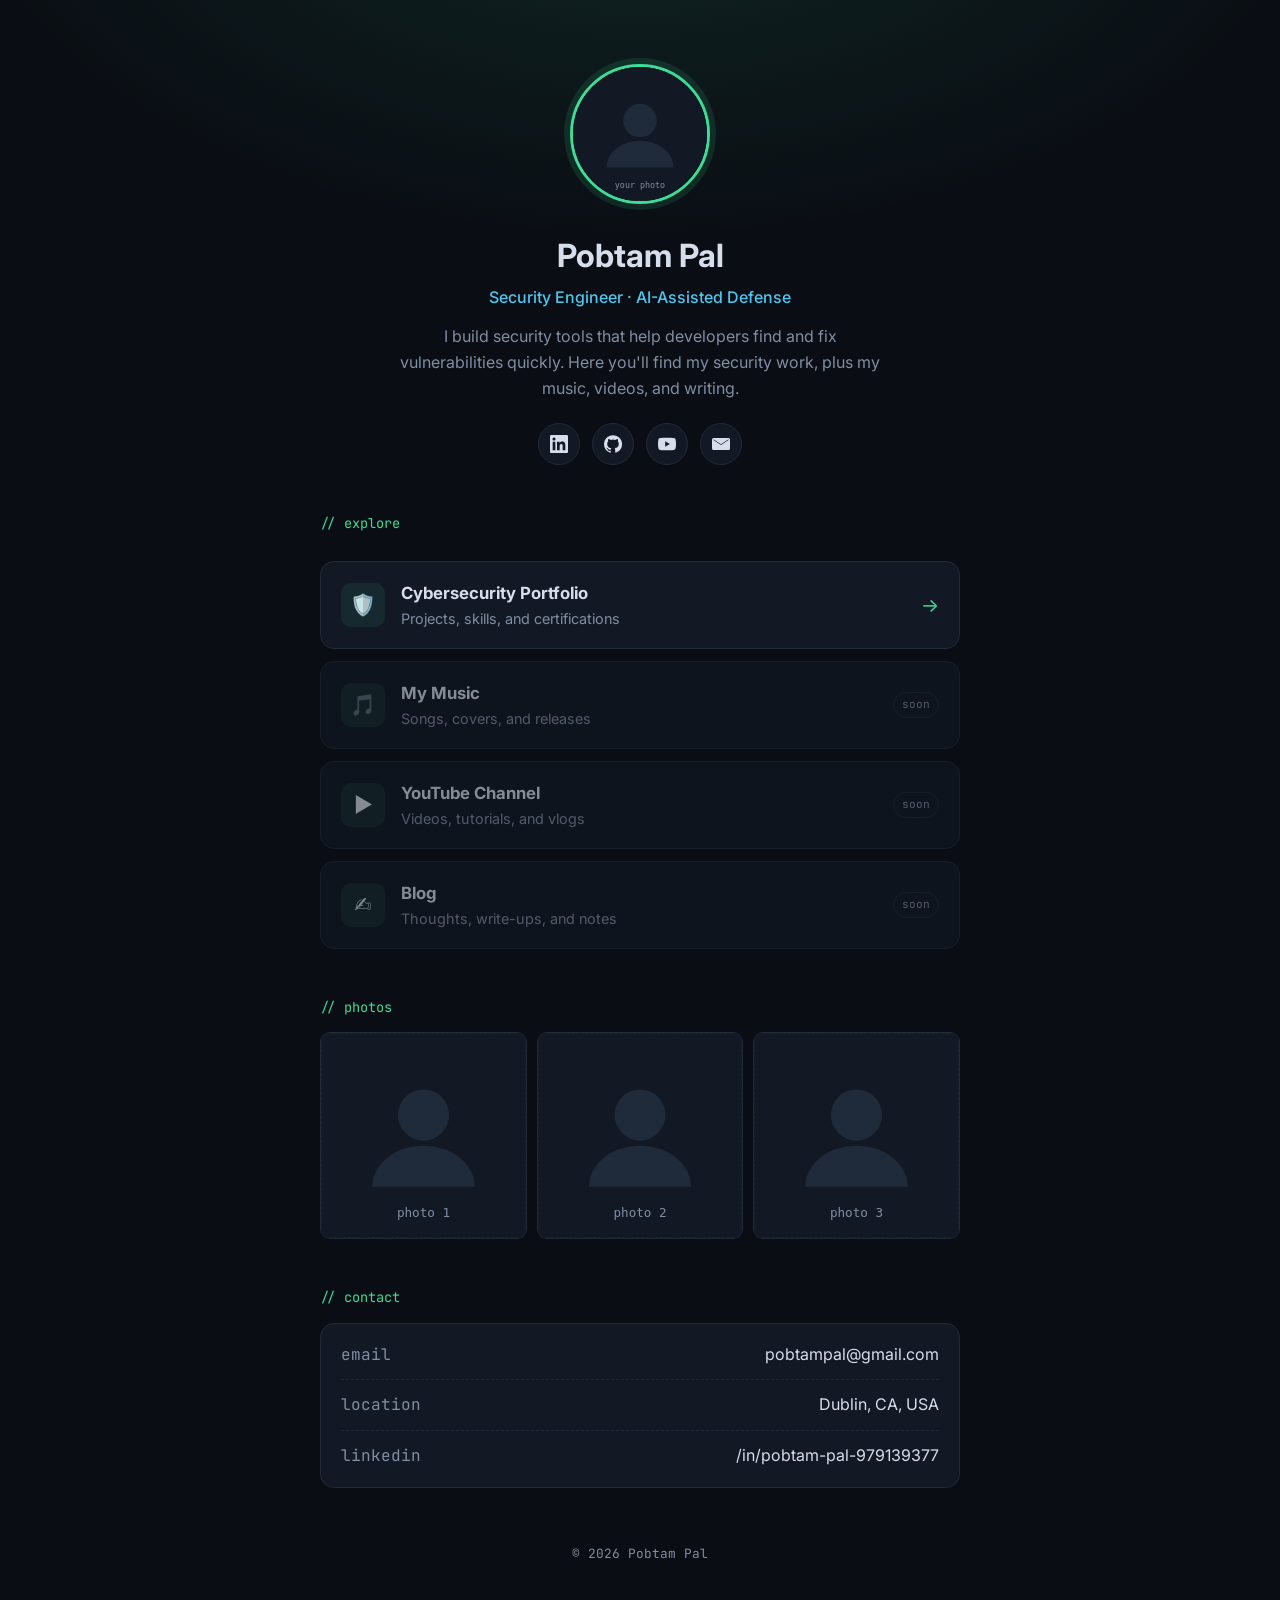
<file: index.html>
<!DOCTYPE html>
<html lang="en">
<head>
  <meta charset="UTF-8" />
  <meta name="viewport" content="width=device-width, initial-scale=1.0" />
  <title>Pobtam Pal</title>
  <meta name="description" content="Personal website of Pobtam Pal: cybersecurity, music, videos, and writing." />
  <link rel="preconnect" href="https://fonts.googleapis.com" />
  <link rel="preconnect" href="https://fonts.gstatic.com" crossorigin />
  <link href="https://fonts.googleapis.com/css2?family=Inter:wght@400;500;600;700&family=JetBrains+Mono:wght@400;600&display=swap" rel="stylesheet" />
  <link rel="stylesheet" href="home.css" />
</head>
<body>

  <main class="container">

    <!-- ===================== PROFILE ===================== -->
    <header class="profile">
      <!-- TODO: Put your photo in the images/ folder and update src (e.g. images/profile.jpg) -->
      <img src="images/profile.svg" alt="Photo of Pobtam Pal" class="avatar" />
      <h1>Pobtam Pal</h1>
      <p class="tagline">Security Engineer · AI-Assisted Defense</p>
      <p class="bio">
        I build security tools that help developers find and fix vulnerabilities
        quickly. Here you'll find my security work, plus my music, videos, and writing.
      </p>

      <!-- Social icons -->
      <div class="socials">
        <!-- TODO: Replace with your LinkedIn URL -->
        <a href="https://www.linkedin.com/in/pobtam-pal-979139377" target="_blank" rel="noopener" aria-label="LinkedIn">
          <svg viewBox="0 0 24 24"><path d="M20.45 20.45h-3.56v-5.57c0-1.33-.02-3.04-1.85-3.04-1.85 0-2.14 1.45-2.14 2.94v5.67H9.35V9h3.41v1.56h.05c.48-.9 1.64-1.85 3.37-1.85 3.6 0 4.27 2.37 4.27 5.46v6.28zM5.34 7.43a2.06 2.06 0 1 1 0-4.13 2.06 2.06 0 0 1 0 4.13zM7.12 20.45H3.56V9h3.56v11.45zM22.22 0H1.77C.79 0 0 .77 0 1.73v20.54C0 23.23.79 24 1.77 24h20.45c.98 0 1.78-.77 1.78-1.73V1.73C24 .77 23.2 0 22.22 0z"/></svg>
        </a>
        <!-- TODO: Replace with your GitHub URL -->
        <a href="https://github.com/pobtampal" target="_blank" rel="noopener" aria-label="GitHub">
          <svg viewBox="0 0 24 24"><path d="M12 .3a12 12 0 0 0-3.8 23.38c.6.12.83-.26.83-.57v-2c-3.34.73-4.04-1.61-4.04-1.61-.55-1.39-1.34-1.76-1.34-1.76-1.08-.74.09-.73.09-.73 1.2.09 1.83 1.24 1.83 1.24 1.07 1.83 2.8 1.3 3.49 1 .1-.78.42-1.31.76-1.61-2.67-.3-5.47-1.33-5.47-5.93 0-1.31.47-2.38 1.24-3.22-.14-.3-.54-1.52.1-3.18 0 0 1-.32 3.3 1.23a11.5 11.5 0 0 1 6 0c2.28-1.55 3.29-1.23 3.29-1.23.64 1.66.24 2.88.12 3.18a4.65 4.65 0 0 1 1.23 3.22c0 4.61-2.8 5.63-5.48 5.92.42.36.81 1.1.81 2.22v3.29c0 .32.21.7.82.58A12 12 0 0 0 12 .3"/></svg>
        </a>
        <!-- TODO: Replace with your YouTube channel URL -->
        <a href="https://www.youtube.com/@YOUR-CHANNEL" target="_blank" rel="noopener" aria-label="YouTube">
          <svg viewBox="0 0 24 24"><path d="M23.5 6.2a3 3 0 0 0-2.1-2.1C19.5 3.6 12 3.6 12 3.6s-7.5 0-9.4.5A3 3 0 0 0 .5 6.2 31.4 31.4 0 0 0 0 12a31.4 31.4 0 0 0 .5 5.8 3 3 0 0 0 2.1 2.1c1.9.5 9.4.5 9.4.5s7.5 0 9.4-.5a3 3 0 0 0 2.1-2.1 31.4 31.4 0 0 0 .5-5.8 31.4 31.4 0 0 0-.5-5.8zM9.6 15.6V8.4l6.2 3.6-6.2 3.6z"/></svg>
        </a>
        <!-- Email -->
        <a href="mailto:pobtampal@gmail.com" aria-label="Email">
          <svg viewBox="0 0 24 24"><path d="M2 4h20a2 2 0 0 1 2 2v12a2 2 0 0 1-2 2H2a2 2 0 0 1-2-2V6a2 2 0 0 1 2-2zm10 8.4L2.4 6H2v.6l10 6.7 10-6.7V6h-.4L12 12.4z"/></svg>
        </a>
      </div>
    </header>

    <!-- ===================== PAGE LINKS ===================== -->
    <section class="links" aria-label="Explore">
      <h2 class="label mono">// explore</h2>

      <!--
        ======== LINK CARD TEMPLATE ========
        Copy one <a class="link-card"> block to add a new page.
        When a page is ready: set its href (e.g. "music.html"),
        and remove the "coming-soon" class and the <span class="badge">.
      -->

      <a href="cybersecurity.html" class="link-card">
        <span class="link-icon">🛡️</span>
        <span class="link-text">
          <strong>Cybersecurity Portfolio</strong>
          <span>Projects, skills, and certifications</span>
        </span>
        <span class="arrow">→</span>
      </a>

      <!-- TODO: Create music.html (or link to Spotify/SoundCloud) and update href -->
      <a href="#" class="link-card coming-soon">
        <span class="link-icon">🎵</span>
        <span class="link-text">
          <strong>My Music</strong>
          <span>Songs, covers, and releases</span>
        </span>
        <span class="badge mono">soon</span>
      </a>

      <!-- TODO: Replace href with your YouTube channel URL (and add target="_blank" rel="noopener") -->
      <a href="#" class="link-card coming-soon">
        <span class="link-icon">▶️</span>
        <span class="link-text">
          <strong>YouTube Channel</strong>
          <span>Videos, tutorials, and vlogs</span>
        </span>
        <span class="badge mono">soon</span>
      </a>

      <!-- TODO: Create blog.html (or link to Medium/Substack) and update href -->
      <a href="#" class="link-card coming-soon">
        <span class="link-icon">✍️</span>
        <span class="link-text">
          <strong>Blog</strong>
          <span>Thoughts, write-ups, and notes</span>
        </span>
        <span class="badge mono">soon</span>
      </a>
    </section>

    <!-- ===================== PHOTOS ===================== -->
    <section class="gallery-section" aria-label="Photos">
      <h2 class="label mono">// photos</h2>
      <!-- TODO: Add your photos to images/ and update each src + alt. Copy a <figure> to add more. -->
      <div class="gallery">
        <figure><img src="images/photo-1.svg" alt="Describe photo 1" loading="lazy" /></figure>
        <figure><img src="images/photo-2.svg" alt="Describe photo 2" loading="lazy" /></figure>
        <figure><img src="images/photo-3.svg" alt="Describe photo 3" loading="lazy" /></figure>
      </div>
    </section>

    <!-- ===================== CONTACT ===================== -->
    <section class="contact" aria-label="Contact">
      <h2 class="label mono">// contact</h2>
      <!-- TODO: Fill in your contact info; delete any row you don't want public -->
      <ul class="contact-list">
        <li><span class="mono muted">email</span><a href="mailto:pobtampal@gmail.com">pobtampal@gmail.com</a></li>
        <li><span class="mono muted">location</span><span>Dublin, CA, USA</span></li>
        <li><span class="mono muted">linkedin</span><a href="https://www.linkedin.com/in/pobtam-pal-979139377" target="_blank" rel="noopener">/in/pobtam-pal-979139377</a></li>
      </ul>
    </section>

  </main>

  <footer class="footer mono muted">
    © <span id="year"></span> Pobtam Pal
  </footer>

  <script>document.getElementById("year").textContent = new Date().getFullYear();</script>
</body>
</html>
</file>
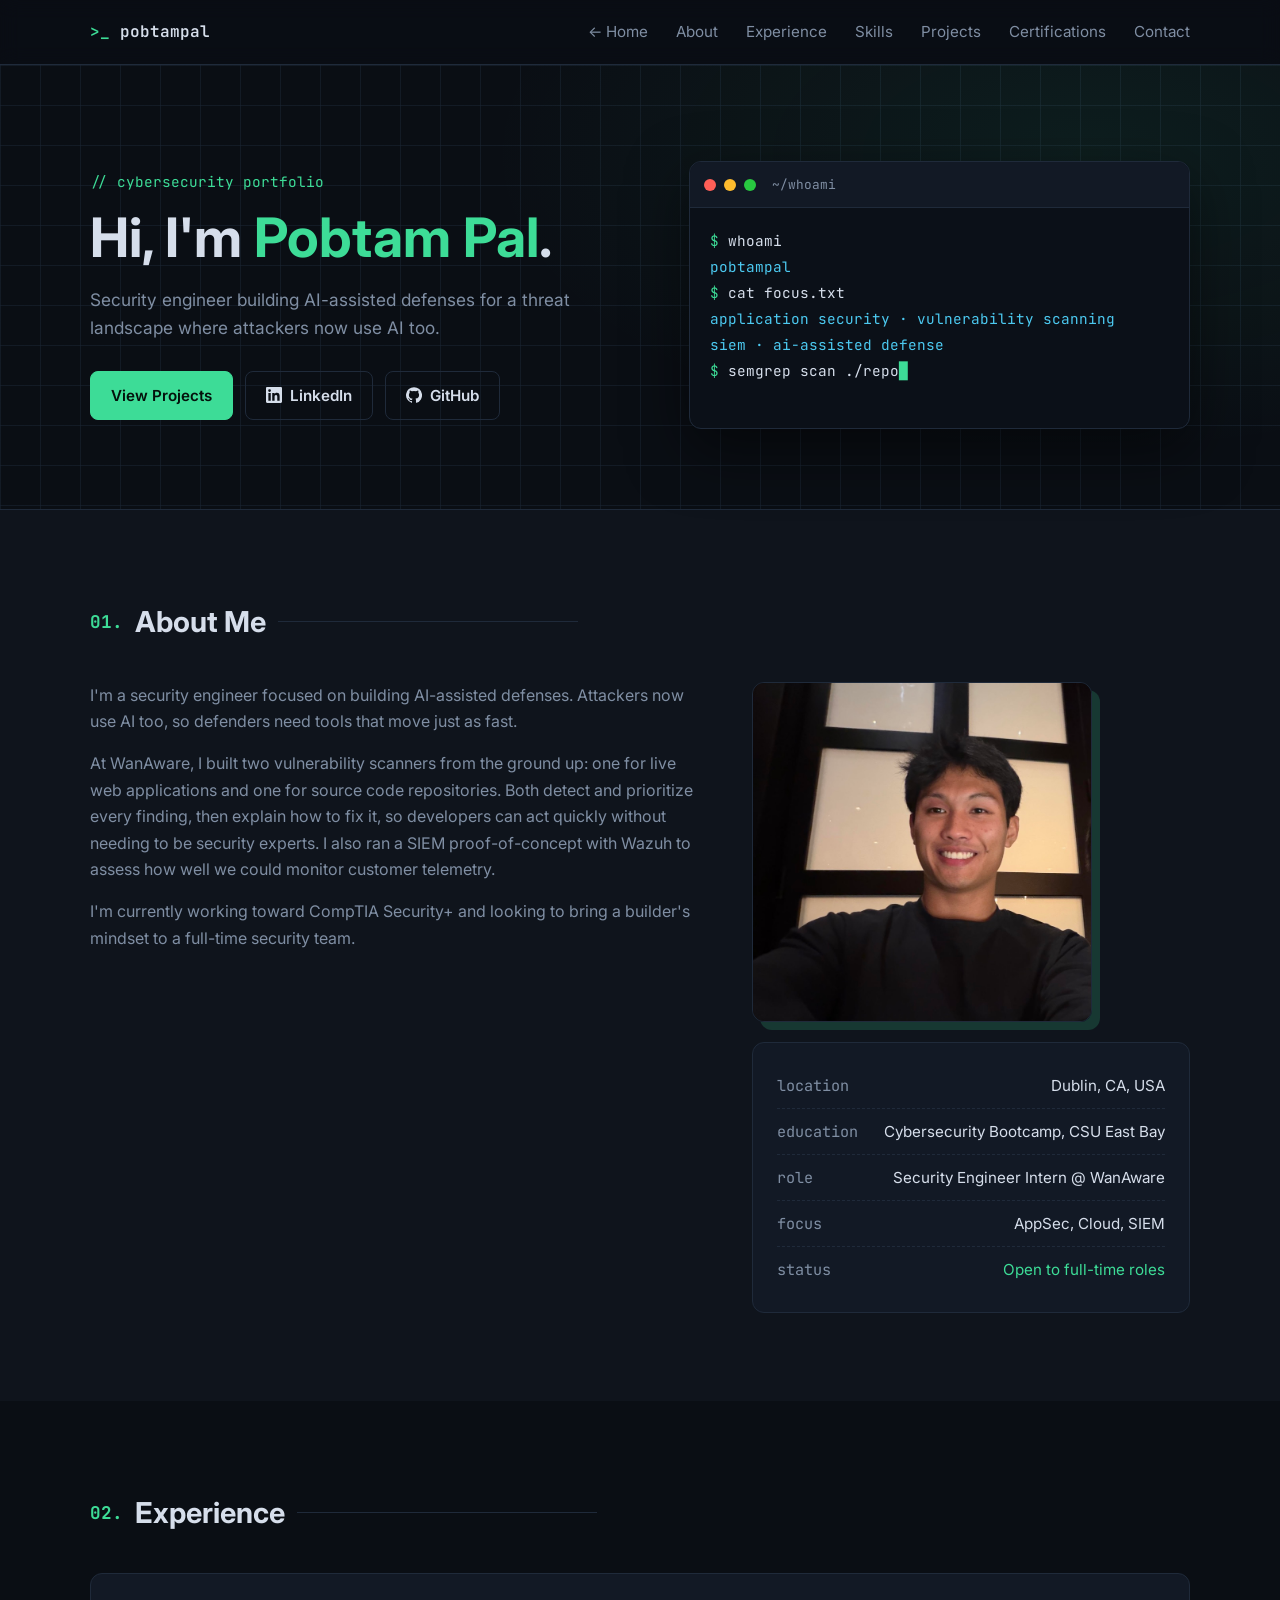
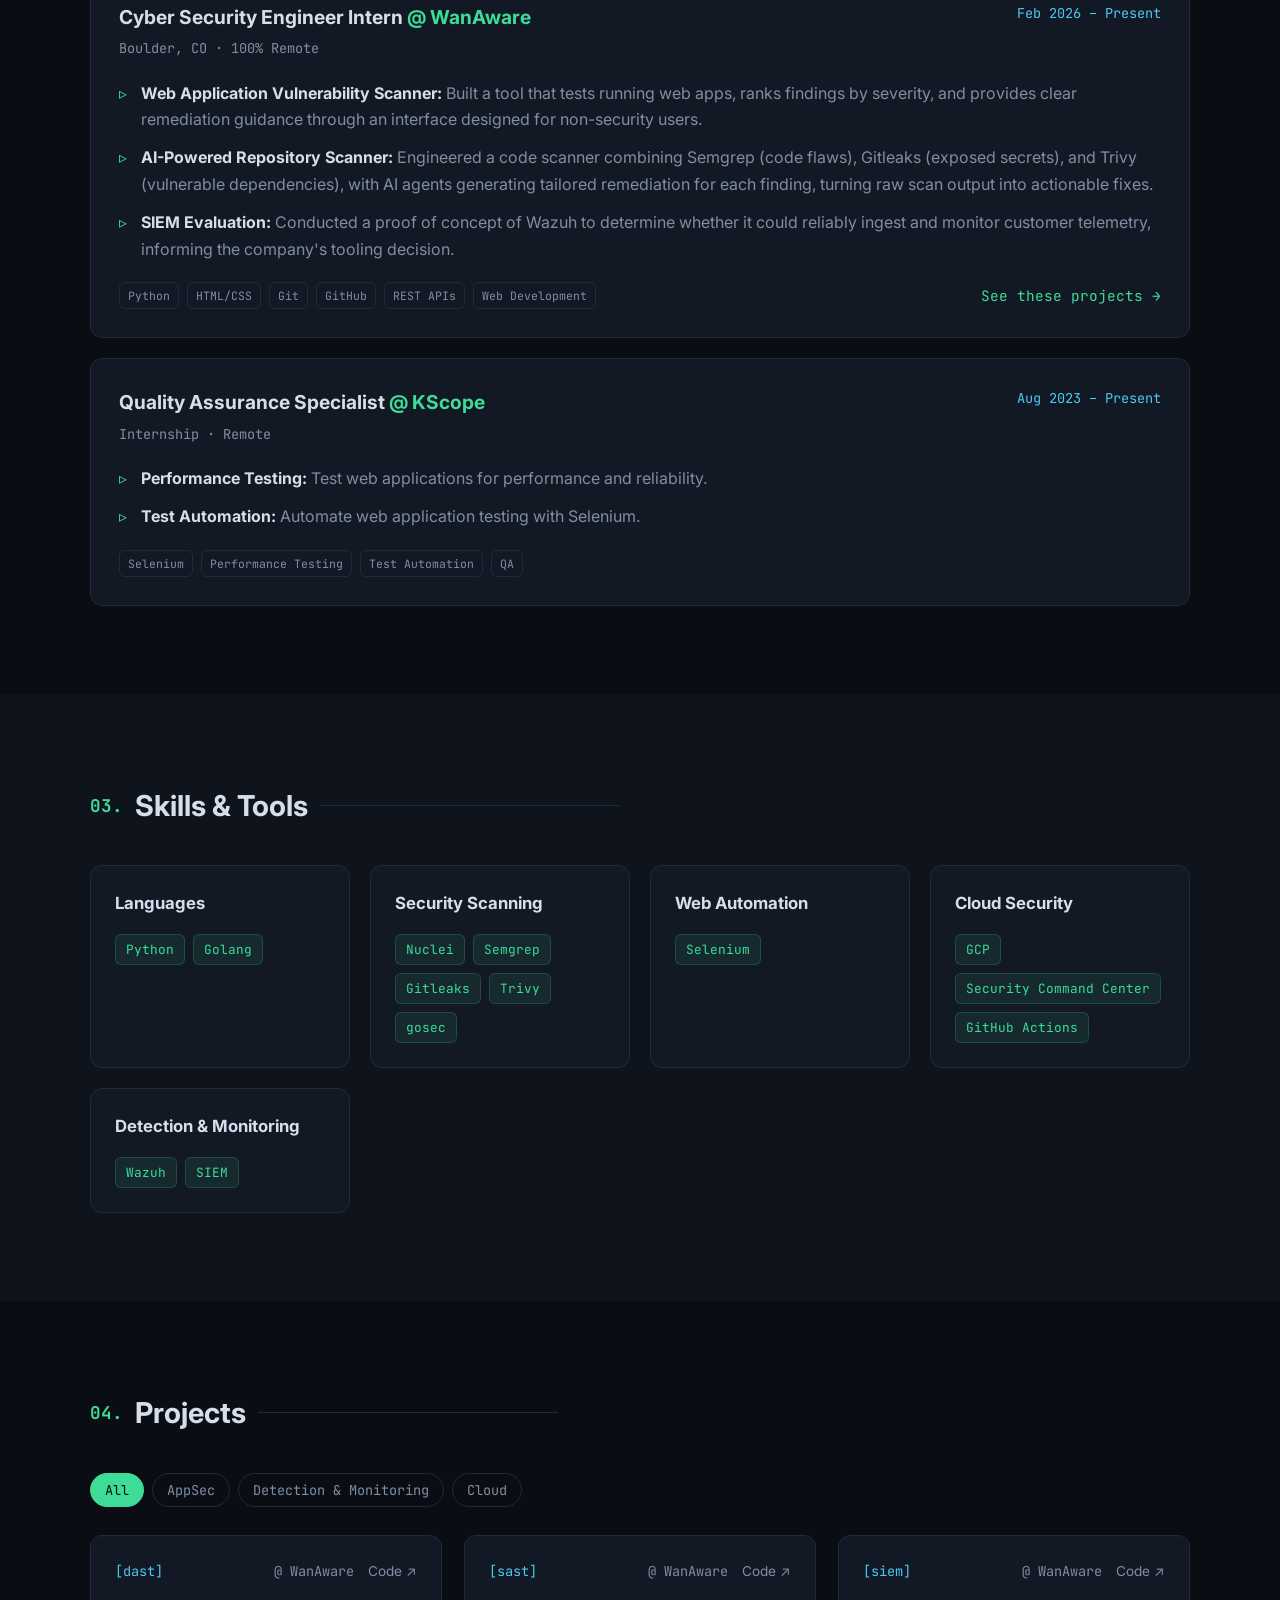
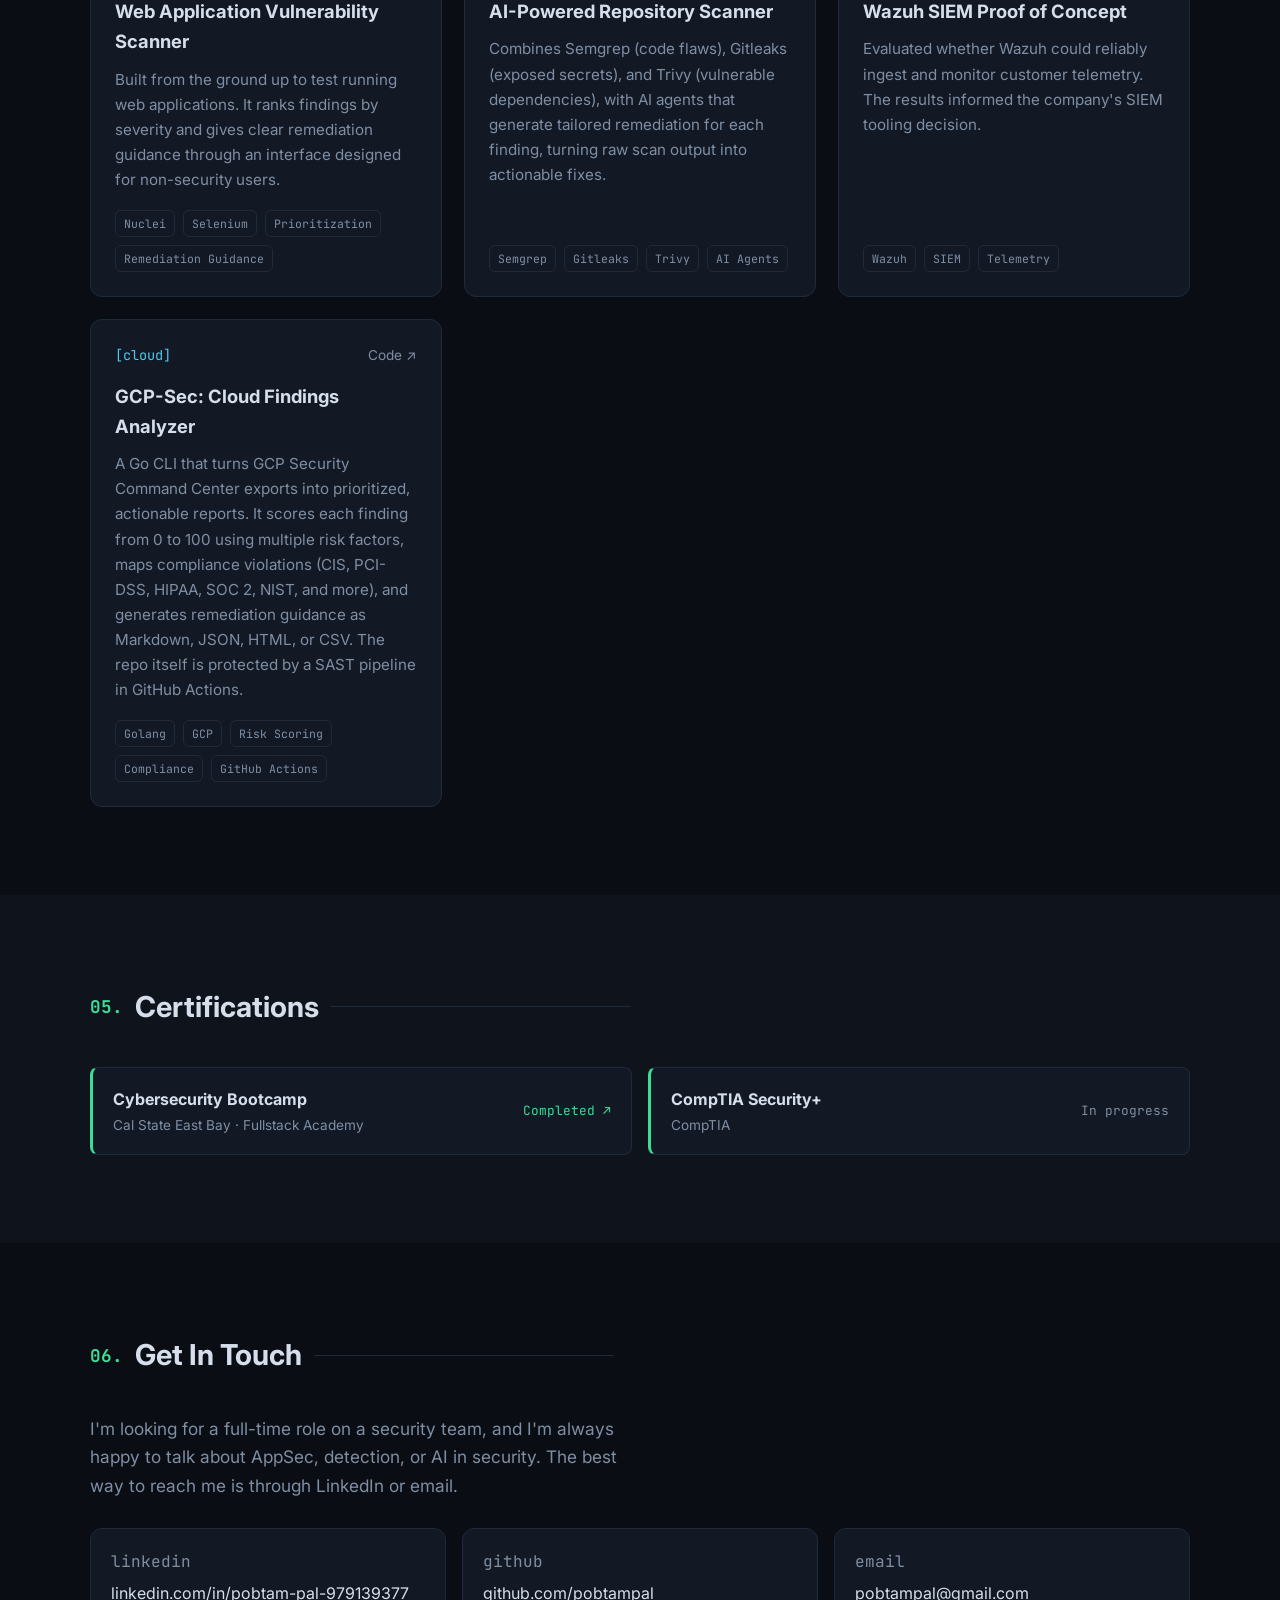
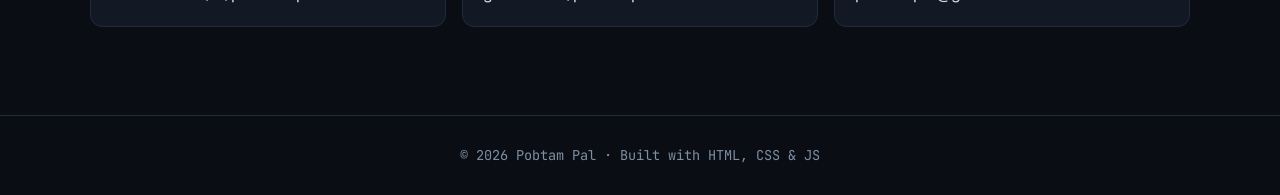
<file: cybersecurity.html>
<!DOCTYPE html>
<html lang="en">
<head>
  <meta charset="UTF-8" />
  <meta name="viewport" content="width=device-width, initial-scale=1.0" />
  <title>Pobtam Pal | Cybersecurity Portfolio</title>
  <meta name="description" content="Cybersecurity portfolio: projects in penetration testing, threat detection, and security engineering." />
  <link rel="preconnect" href="https://fonts.googleapis.com" />
  <link rel="preconnect" href="https://fonts.gstatic.com" crossorigin />
  <link href="https://fonts.googleapis.com/css2?family=Inter:wght@400;500;600;700&family=JetBrains+Mono:wght@400;600&display=swap" rel="stylesheet" />
  <link rel="stylesheet" href="styles.css" />
</head>
<body>

  <!-- ===================== NAVIGATION ===================== -->
  <header class="nav">
    <div class="container nav-inner">
      <a href="index.html" class="logo">&gt;_ <span>pobtampal</span></a>
      <button class="nav-toggle" aria-label="Toggle menu" aria-expanded="false">
        <span></span><span></span><span></span>
      </button>
      <nav class="nav-links">
        <a href="index.html">← Home</a>
        <a href="#about">About</a>
        <a href="#experience">Experience</a>
        <a href="#skills">Skills</a>
        <a href="#projects">Projects</a>
        <a href="#certs">Certifications</a>
        <a href="#contact">Contact</a>
      </nav>
    </div>
  </header>

  <main id="top">

    <!-- ===================== HERO ===================== -->
    <section class="hero">
      <div class="container hero-inner">
        <div class="hero-text">
          <p class="eyebrow mono">// cybersecurity portfolio</p>
          <h1>Hi, I'm <span class="accent">Pobtam Pal</span>.</h1>
          <p class="lead">
            Security engineer building AI-assisted defenses for a threat landscape
            where attackers now use AI too.
          </p>
          <div class="hero-actions">
            <a href="#projects" class="btn btn-primary">View Projects</a>
            <!-- TODO: Replace with your LinkedIn URL -->
            <a href="https://www.linkedin.com/in/pobtam-pal-979139377" class="btn btn-ghost" target="_blank" rel="noopener">
              <svg viewBox="0 0 24 24" aria-hidden="true"><path d="M20.45 20.45h-3.56v-5.57c0-1.33-.02-3.04-1.85-3.04-1.85 0-2.14 1.45-2.14 2.94v5.67H9.35V9h3.41v1.56h.05c.48-.9 1.64-1.85 3.37-1.85 3.6 0 4.27 2.37 4.27 5.46v6.28zM5.34 7.43a2.06 2.06 0 1 1 0-4.13 2.06 2.06 0 0 1 0 4.13zM7.12 20.45H3.56V9h3.56v11.45zM22.22 0H1.77C.79 0 0 .77 0 1.73v20.54C0 23.23.79 24 1.77 24h20.45c.98 0 1.78-.77 1.78-1.73V1.73C24 .77 23.2 0 22.22 0z"/></svg>
              LinkedIn
            </a>
            <!-- TODO: Replace with your GitHub URL -->
            <a href="https://github.com/pobtampal" class="btn btn-ghost" target="_blank" rel="noopener">
              <svg viewBox="0 0 24 24" aria-hidden="true"><path d="M12 .3a12 12 0 0 0-3.8 23.38c.6.12.83-.26.83-.57v-2c-3.34.73-4.04-1.61-4.04-1.61-.55-1.39-1.34-1.76-1.34-1.76-1.08-.74.09-.73.09-.73 1.2.09 1.83 1.24 1.83 1.24 1.07 1.83 2.8 1.3 3.49 1 .1-.78.42-1.31.76-1.61-2.67-.3-5.47-1.33-5.47-5.93 0-1.31.47-2.38 1.24-3.22-.14-.3-.54-1.52.1-3.18 0 0 1-.32 3.3 1.23a11.5 11.5 0 0 1 6 0c2.28-1.55 3.29-1.23 3.29-1.23.64 1.66.24 2.88.12 3.18a4.65 4.65 0 0 1 1.23 3.22c0 4.61-2.8 5.63-5.48 5.92.42.36.81 1.1.81 2.22v3.29c0 .32.21.7.82.58A12 12 0 0 0 12 .3"/></svg>
              GitHub
            </a>
          </div>
        </div>

        <div class="terminal" aria-hidden="true">
          <div class="terminal-bar">
            <span class="dot red"></span><span class="dot yellow"></span><span class="dot green"></span>
            <span class="terminal-title mono">~/whoami</span>
          </div>
          <pre class="terminal-body mono"><span class="prompt">$</span> whoami
<span class="out">pobtampal</span>
<span class="prompt">$</span> cat focus.txt
<span class="out">application security · vulnerability scanning
siem · ai-assisted defense</span>
<span class="prompt">$</span> <span class="typed" id="typed"></span><span class="cursor">█</span></pre>
        </div>
      </div>
    </section>

    <!-- ===================== ABOUT ===================== -->
    <section id="about" class="section">
      <div class="container">
        <h2 class="section-title"><span class="mono accent">01.</span> About Me</h2>
        <div class="about-grid">
          <div>
            <p>
              I'm a security engineer focused on building AI-assisted defenses. Attackers
              now use AI too, so defenders need tools that move just as fast.
            </p>
            <p>
              At WanAware, I built two vulnerability scanners from the ground up: one for
              live web applications and one for source code repositories. Both detect and
              prioritize every finding, then explain how to fix it, so developers can act
              quickly without needing to be security experts. I also ran a SIEM
              proof-of-concept with Wazuh to assess how well we could monitor customer
              telemetry.
            </p>
            <p>
              I'm currently working toward CompTIA Security+ and looking to bring a
              builder's mindset to a full-time security team.
            </p>
          </div>
          <div class="about-side">
            <img src="images/about.jpg" alt="Pobtam Pal" class="about-photo" width="852" height="900" loading="lazy" />
          <ul class="facts">
            <li><span class="mono muted">location</span> Dublin, CA, USA</li>
            <li><span class="mono muted">education</span> Cybersecurity Bootcamp, CSU East Bay</li>
            <li><span class="mono muted">role</span> Security Engineer Intern @ WanAware</li>
            <li><span class="mono muted">focus</span> AppSec, Cloud, SIEM</li>
            <li><span class="mono muted">status</span> <span class="accent">Open to full-time roles</span></li>
          </ul>
          </div>
        </div>
      </div>
    </section>

    <!-- ===================== EXPERIENCE ===================== -->
    <section id="experience" class="section">
      <div class="container">
        <h2 class="section-title"><span class="mono accent">02.</span> Experience</h2>

        <!-- Copy one <article class="job"> block to add another role -->
        <article class="job">
          <div class="job-head">
            <div>
              <h3>Cyber Security Engineer Intern <span class="accent">@ WanAware</span></h3>
              <p class="job-meta mono muted">Boulder, CO · 100% Remote</p>
            </div>
            <span class="job-dates mono">Feb 2026 – Present</span>
          </div>
          <ul class="job-points">
            <li>
              <strong>Web Application Vulnerability Scanner:</strong> Built a tool that tests
              running web apps, ranks findings by severity, and provides clear remediation
              guidance through an interface designed for non-security users.
            </li>
            <li>
              <strong>AI-Powered Repository Scanner:</strong> Engineered a code scanner
              combining Semgrep (code flaws), Gitleaks (exposed secrets), and Trivy
              (vulnerable dependencies), with AI agents generating tailored remediation for
              each finding, turning raw scan output into actionable fixes.
            </li>
            <li>
              <strong>SIEM Evaluation:</strong> Conducted a proof of concept of Wazuh to
              determine whether it could reliably ingest and monitor customer telemetry,
              informing the company's tooling decision.
            </li>
          </ul>
          <div class="job-foot">
            <ul class="tags small">
              <li>Python</li><li>HTML/CSS</li><li>Git</li><li>GitHub</li><li>REST APIs</li><li>Web Development</li>
            </ul>
            <a href="#projects" class="job-link mono">See these projects →</a>
          </div>
        </article>

        <article class="job">
          <div class="job-head">
            <div>
              <h3>Quality Assurance Specialist <span class="accent">@ KScope</span></h3>
              <p class="job-meta mono muted">Internship · Remote</p>
            </div>
            <span class="job-dates mono">Aug 2023 – Present</span>
          </div>
          <ul class="job-points">
            <li>
              <strong>Performance Testing:</strong> Test web applications for performance
              and reliability.
            </li>
            <li>
              <strong>Test Automation:</strong> Automate web application testing with Selenium.
            </li>
          </ul>
          <div class="job-foot">
            <ul class="tags small">
              <li>Selenium</li><li>Performance Testing</li><li>Test Automation</li><li>QA</li>
            </ul>
          </div>
        </article>
      </div>
    </section>

    <!-- ===================== SKILLS ===================== -->
    <section id="skills" class="section">
      <div class="container">
        <h2 class="section-title"><span class="mono accent">03.</span> Skills &amp; Tools</h2>
        <div class="skills-grid">
          <div class="skill-card">
            <h3>Languages</h3>
            <ul class="tags">
              <li>Python</li><li>Golang</li>
            </ul>
          </div>
          <div class="skill-card">
            <h3>Security Scanning</h3>
            <ul class="tags">
              <li>Nuclei</li><li>Semgrep</li><li>Gitleaks</li><li>Trivy</li><li>gosec</li>
            </ul>
          </div>
          <div class="skill-card">
            <h3>Web Automation</h3>
            <ul class="tags">
              <li>Selenium</li>
            </ul>
          </div>
          <div class="skill-card">
            <h3>Cloud Security</h3>
            <ul class="tags">
              <li>GCP</li><li>Security Command Center</li><li>GitHub Actions</li>
            </ul>
          </div>
          <div class="skill-card">
            <h3>Detection &amp; Monitoring</h3>
            <ul class="tags">
              <li>Wazuh</li><li>SIEM</li>
            </ul>
          </div>
        </div>
      </div>
    </section>

    <!-- ===================== PROJECTS ===================== -->
    <section id="projects" class="section">
      <div class="container">
        <h2 class="section-title"><span class="mono accent">04.</span> Projects</h2>

        <!-- Filter buttons: data-filter must match a project's data-category -->
        <div class="filters">
          <button class="filter active" data-filter="all">All</button>
          <button class="filter" data-filter="appsec">AppSec</button>
          <button class="filter" data-filter="detection">Detection &amp; Monitoring</button>
          <button class="filter" data-filter="cloud">Cloud</button>
        </div>

        <div class="projects-grid">

          <!--
            ======== PROJECT CARD TEMPLATE ========
            Copy one <article> block below to add a new project.
            - data-category: appsec | detection | cloud  (used by the filter buttons;
              add a new button above if you create a new category)
            - To link code or a write-up, add inside .project-links:
              <a href="https://github.com/pobtampal/REPO" target="_blank" rel="noopener">Code ↗</a>
          -->

          <article class="project" data-category="appsec">
            <div class="project-head">
              <span class="project-icon mono">[dast]</span>
              <div class="project-links">
                <span class="mono muted">@ WanAware</span>
                <a href="https://github.com/pobtampal/nuclei-profiles-copy" target="_blank" rel="noopener" aria-label="Source code on GitHub">Code ↗</a>
              </div>
            </div>
            <h3>Web Application Vulnerability Scanner</h3>
            <p>
              Built from the ground up to test running web applications. It ranks
              findings by severity and gives clear remediation guidance through an
              interface designed for non-security users.
            </p>
            <ul class="tags small">
              <li>Nuclei</li><li>Selenium</li><li>Prioritization</li><li>Remediation Guidance</li>
            </ul>
          </article>

          <article class="project" data-category="appsec">
            <div class="project-head">
              <span class="project-icon mono">[sast]</span>
              <div class="project-links">
                <span class="mono muted">@ WanAware</span>
                <a href="https://github.com/pobtampal/vulnerabilityAI" target="_blank" rel="noopener" aria-label="Source code on GitHub">Code ↗</a>
              </div>
            </div>
            <h3>AI-Powered Repository Scanner</h3>
            <p>
              Combines Semgrep (code flaws), Gitleaks (exposed secrets), and Trivy
              (vulnerable dependencies), with AI agents that generate tailored remediation
              for each finding, turning raw scan output into actionable fixes.
            </p>
            <ul class="tags small">
              <li>Semgrep</li><li>Gitleaks</li><li>Trivy</li><li>AI Agents</li>
            </ul>
          </article>

          <article class="project" data-category="detection">
            <div class="project-head">
              <span class="project-icon mono">[siem]</span>
              <div class="project-links">
                <span class="mono muted">@ WanAware</span>
                <a href="https://github.com/pobtampal/wanaware-wazuh-poc" target="_blank" rel="noopener" aria-label="Source code on GitHub">Code ↗</a>
              </div>
            </div>
            <h3>Wazuh SIEM Proof of Concept</h3>
            <p>
              Evaluated whether Wazuh could reliably ingest and monitor customer
              telemetry. The results informed the company's SIEM tooling decision.
            </p>
            <ul class="tags small">
              <li>Wazuh</li><li>SIEM</li><li>Telemetry</li>
            </ul>
          </article>

          <article class="project" data-category="cloud">
            <div class="project-head">
              <span class="project-icon mono">[cloud]</span>
              <div class="project-links">
                <a href="https://github.com/pobtampal/GCP-Sec" target="_blank" rel="noopener" aria-label="Source code on GitHub">Code ↗</a>
              </div>
            </div>
            <h3>GCP-Sec: Cloud Findings Analyzer</h3>
            <p>
              A Go CLI that turns GCP Security Command Center exports into prioritized,
              actionable reports. It scores each finding from 0 to 100 using multiple risk
              factors, maps compliance violations (CIS, PCI-DSS, HIPAA, SOC 2, NIST, and
              more), and generates remediation guidance as Markdown, JSON, HTML, or CSV.
              The repo itself is protected by a SAST pipeline in GitHub Actions.
            </p>
            <ul class="tags small">
              <li>Golang</li><li>GCP</li><li>Risk Scoring</li><li>Compliance</li><li>GitHub Actions</li>
            </ul>
          </article>

        </div>
      </div>
    </section>

    <!-- ===================== CERTIFICATIONS ===================== -->
    <section id="certs" class="section">
      <div class="container">
        <h2 class="section-title"><span class="mono accent">05.</span> Certifications</h2>
        <div class="certs-grid">
          <!-- Copy a .cert line to add more certifications -->
          <a href="certificates/cybersecurity-bootcamp-csueb.pdf" class="cert" target="_blank" rel="noopener">
            <span class="cert-text">
              <strong>Cybersecurity Bootcamp</strong>
              <span class="muted">Cal State East Bay · Fullstack Academy</span>
            </span>
            <span class="accent mono cert-status">Completed ↗</span>
          </a>
          <div class="cert">
            <span class="cert-text">
              <strong>CompTIA Security+</strong>
              <span class="muted">CompTIA</span>
            </span>
            <span class="muted mono cert-status">In progress</span>
          </div>
        </div>
      </div>
    </section>

    <!-- ===================== CONTACT ===================== -->
    <section id="contact" class="section contact">
      <div class="container">
        <h2 class="section-title"><span class="mono accent">06.</span> Get In Touch</h2>
        <p class="lead">
          I'm looking for a full-time role on a security team, and I'm always happy
          to talk about AppSec, detection, or AI in security. The best way to reach
          me is through LinkedIn or email.
        </p>
        <div class="contact-links">
          <!-- TODO: Replace placeholders with your links -->
          <a href="https://www.linkedin.com/in/pobtam-pal-979139377" class="contact-card" target="_blank" rel="noopener">
            <span class="mono muted">linkedin</span>
            <span>linkedin.com/in/pobtam-pal-979139377</span>
          </a>
          <a href="https://github.com/pobtampal" class="contact-card" target="_blank" rel="noopener">
            <span class="mono muted">github</span>
            <span>github.com/pobtampal</span>
          </a>
          <a href="mailto:pobtampal@gmail.com" class="contact-card">
            <span class="mono muted">email</span>
            <span>pobtampal@gmail.com</span>
          </a>
        </div>
      </div>
    </section>
  </main>

  <footer class="footer">
    <div class="container mono muted">
      © <span id="year"></span> Pobtam Pal · Built with HTML, CSS &amp; JS
    </div>
  </footer>

  <script src="script.js"></script>
</body>
</html>
</file>
<file: home.css>
/* Main landing page. Shares the color palette with styles.css (cybersecurity page). */
:root {
  --bg: #0a0e14;
  --card: #121925;
  --border: #1f2a3a;
  --text: #d6deeb;
  --muted: #7f8ea3;
  --accent: #3ddc97;
  --accent-2: #4cc9f0;
  --radius: 14px;
  --font: "Inter", system-ui, -apple-system, sans-serif;
  --mono: "JetBrains Mono", ui-monospace, Menlo, monospace;
}

*, *::before, *::after { box-sizing: border-box; }

body {
  margin: 0;
  min-height: 100vh;
  color: var(--text);
  font-family: var(--font);
  line-height: 1.6;
  -webkit-font-smoothing: antialiased;
  background:
    radial-gradient(700px 400px at 50% -10%, rgba(61, 220, 151, 0.12), transparent),
    var(--bg);
}

a { color: inherit; text-decoration: none; }
.mono { font-family: var(--mono); }
.muted { color: var(--muted); }

.container { width: min(640px, 100% - 32px); margin-inline: auto; padding: 64px 0 32px; }

section { margin-top: 48px; }
.label { font-size: 0.85rem; font-weight: 400; color: var(--accent); margin: 0 0 14px; }

/* Profile */
.profile { text-align: center; }
.avatar {
  width: 140px; height: 140px; border-radius: 50%; object-fit: cover;
  border: 3px solid var(--accent);
  box-shadow: 0 0 0 6px rgba(61, 220, 151, 0.12);
}
.profile h1 { margin: 18px 0 4px; font-size: 2rem; }
.tagline { margin: 0; color: var(--accent-2); font-weight: 500; }
.bio { color: var(--muted); max-width: 480px; margin: 14px auto 0; }

.socials { display: flex; justify-content: center; gap: 12px; margin-top: 22px; }
.socials a {
  display: grid; place-items: center;
  width: 42px; height: 42px; border-radius: 50%;
  background: var(--card); border: 1px solid var(--border);
  transition: border-color .2s, transform .2s, color .2s;
}
.socials a:hover { border-color: var(--accent); color: var(--accent); transform: translateY(-2px); }
.socials svg { width: 18px; height: 18px; fill: currentColor; }

/* Link cards */
.links { display: flex; flex-direction: column; gap: 12px; }
.link-card {
  display: flex; align-items: center; gap: 16px;
  padding: 18px 20px;
  background: var(--card); border: 1px solid var(--border); border-radius: var(--radius);
  transition: border-color .2s, transform .2s, background .2s;
}
.link-card:hover { border-color: var(--accent); transform: translateY(-2px); }
.link-icon {
  flex-shrink: 0; display: grid; place-items: center;
  width: 44px; height: 44px; border-radius: 10px;
  background: rgba(61, 220, 151, 0.08); font-size: 1.3rem;
}
.link-text { flex: 1; display: flex; flex-direction: column; min-width: 0; }
.link-text strong { font-size: 1.05rem; }
.link-text span { color: var(--muted); font-size: 0.9rem; }
.arrow { color: var(--accent); font-size: 1.2rem; transition: transform .2s; }
.link-card:hover .arrow { transform: translateX(4px); }

.link-card.coming-soon { opacity: 0.6; cursor: default; }
.link-card.coming-soon:hover { transform: none; border-color: var(--border); }
.badge {
  font-size: 0.7rem; padding: 3px 8px; border-radius: 999px;
  border: 1px solid var(--border); color: var(--muted);
}

/* Gallery */
.gallery { display: grid; grid-template-columns: repeat(3, 1fr); gap: 10px; }
.gallery figure { margin: 0; aspect-ratio: 1; overflow: hidden; border-radius: 10px; border: 1px solid var(--border); }
.gallery img { width: 100%; height: 100%; object-fit: cover; display: block; transition: transform .4s; }
.gallery figure:hover img { transform: scale(1.05); }

/* Contact */
.contact-list {
  list-style: none; margin: 0; padding: 6px 20px;
  background: var(--card); border: 1px solid var(--border); border-radius: var(--radius);
}
.contact-list li {
  display: flex; justify-content: space-between; gap: 16px;
  padding: 12px 0; border-bottom: 1px dashed var(--border);
  overflow-wrap: anywhere; text-align: right;
}
.contact-list li:last-child { border-bottom: 0; }
.contact-list a:hover { color: var(--accent); }

.footer { text-align: center; font-size: 0.8rem; padding: 24px 16px 40px; }

@media (max-width: 480px) {
  .container { padding-top: 40px; }
  .gallery { grid-template-columns: repeat(2, 1fr); }
  .contact-list li { flex-direction: column; gap: 2px; text-align: left; }
}

@media (prefers-reduced-motion: reduce) {
  * { transition: none !important; }
}
</file>
<file: styles.css>
/* ===================== THEME ===================== */
:root {
  --bg: #0a0e14;
  --bg-alt: #0f141c;
  --card: #121925;
  --border: #1f2a3a;
  --text: #d6deeb;
  --muted: #7f8ea3;
  --accent: #3ddc97;      /* main accent (green) */
  --accent-2: #4cc9f0;    /* secondary accent (cyan) */
  --radius: 12px;
  --font: "Inter", system-ui, -apple-system, sans-serif;
  --mono: "JetBrains Mono", ui-monospace, Menlo, monospace;
}

*, *::before, *::after { box-sizing: border-box; }

html { scroll-behavior: smooth; scroll-padding-top: 72px; }

body {
  margin: 0;
  background: var(--bg);
  color: var(--text);
  font-family: var(--font);
  line-height: 1.65;
  -webkit-font-smoothing: antialiased;
}

a { color: inherit; text-decoration: none; }

.container { width: min(1100px, 100% - 32px); margin-inline: auto; }
.mono { font-family: var(--mono); }
.muted { color: var(--muted); }
.accent { color: var(--accent); }

/* ===================== NAV ===================== */
.nav {
  position: sticky; top: 0; z-index: 50;
  background: rgba(10, 14, 20, 0.85);
  backdrop-filter: blur(10px);
  border-bottom: 1px solid var(--border);
}
.nav-inner { display: flex; align-items: center; justify-content: space-between; height: 64px; }
.logo { font-family: var(--mono); font-weight: 600; color: var(--accent); }
.logo span { color: var(--text); }
.nav-links { display: flex; gap: 28px; font-size: 0.95rem; }
.nav-links a { color: var(--muted); transition: color .2s; }
.nav-links a:hover { color: var(--accent); }

.nav-toggle { display: none; background: none; border: 0; cursor: pointer; padding: 8px; }
.nav-toggle span { display: block; width: 22px; height: 2px; background: var(--text); margin: 5px 0; transition: .3s; }

/* ===================== BUTTONS ===================== */
.btn {
  display: inline-flex; align-items: center; gap: 8px;
  padding: 11px 20px; border-radius: 8px;
  font-weight: 600; font-size: 0.95rem;
  border: 1px solid var(--border);
  transition: transform .15s, border-color .2s, background .2s, color .2s;
}
.btn svg { width: 16px; height: 16px; fill: currentColor; }
.btn:hover { transform: translateY(-2px); }
.btn-primary { background: var(--accent); color: #04110b; border-color: var(--accent); }
.btn-primary:hover { background: #5be8ab; }
.btn-ghost:hover { border-color: var(--accent); color: var(--accent); }

/* ===================== HERO ===================== */
.hero {
  padding: 96px 0 80px;
  background:
    radial-gradient(600px 300px at 85% 20%, rgba(61, 220, 151, 0.08), transparent),
    linear-gradient(rgba(31, 42, 58, 0.45) 1px, transparent 1px) 0 0 / 40px 40px,
    linear-gradient(90deg, rgba(31, 42, 58, 0.45) 1px, transparent 1px) 0 0 / 40px 40px;
  background-color: var(--bg);
  border-bottom: 1px solid var(--border);
}
.hero-inner { display: grid; grid-template-columns: 1.1fr 1fr; gap: 48px; align-items: center; }
.eyebrow { color: var(--accent); font-size: 0.9rem; margin: 0 0 12px; }
.hero h1 { font-size: clamp(2.2rem, 5vw, 3.4rem); line-height: 1.15; margin: 0 0 16px; }
.lead { color: var(--muted); font-size: 1.08rem; max-width: 560px; }
.hero-actions { display: flex; flex-wrap: wrap; gap: 12px; margin-top: 28px; }

/* Terminal window */
.terminal {
  background: #0b1018; border: 1px solid var(--border);
  border-radius: var(--radius); overflow: hidden;
  box-shadow: 0 20px 60px rgba(0, 0, 0, 0.5);
}
.terminal-bar { display: flex; align-items: center; gap: 8px; padding: 12px 14px; background: var(--card); border-bottom: 1px solid var(--border); }
.dot { width: 12px; height: 12px; border-radius: 50%; }
.dot.red { background: #ff5f57; } .dot.yellow { background: #febc2e; } .dot.green { background: #28c840; }
.terminal-title { margin-left: 8px; font-size: 0.8rem; color: var(--muted); }
.terminal-body { margin: 0; padding: 20px; font-size: 0.9rem; line-height: 1.8; white-space: pre-wrap; min-height: 220px; }
.prompt { color: var(--accent); }
.out { color: var(--accent-2); }
.cursor { color: var(--accent); animation: blink 1s steps(1) infinite; }
@keyframes blink { 50% { opacity: 0; } }

/* ===================== SECTIONS ===================== */
.section { padding: 88px 0; }
.section:nth-of-type(even) { background: var(--bg-alt); }
.section-title { font-size: 1.8rem; margin: 0 0 36px; display: flex; align-items: center; gap: 12px; }
.section-title::after { content: ""; flex: 1; height: 1px; background: var(--border); max-width: 300px; }
.section-title .mono { font-size: 1.1rem; }

/* About */
.about-grid { display: grid; grid-template-columns: 1.4fr 1fr; gap: 48px; }
.about-grid p { margin-top: 0; color: var(--muted); }
.about-side { display: flex; flex-direction: column; gap: 20px; }
.about-photo {
  width: 100%; max-width: 340px; height: auto; aspect-ratio: 1; object-fit: cover; object-position: 50% 35%;
  border-radius: var(--radius); border: 1px solid var(--border);
  box-shadow: 8px 8px 0 rgba(61, 220, 151, 0.18);
}
.facts { list-style: none; padding: 20px 24px; margin: 0; background: var(--card); border: 1px solid var(--border); border-radius: var(--radius); }
.facts li { display: flex; justify-content: space-between; gap: 16px; padding: 10px 0; border-bottom: 1px dashed var(--border); font-size: 0.95rem; }
.facts li:last-child { border-bottom: 0; }

/* Tags */
.tags { list-style: none; padding: 0; margin: 0; display: flex; flex-wrap: wrap; gap: 8px; }
.tags li {
  font-family: var(--mono); font-size: 0.8rem;
  padding: 4px 10px; border-radius: 6px;
  background: rgba(61, 220, 151, 0.08); color: var(--accent);
  border: 1px solid rgba(61, 220, 151, 0.2);
}
.tags.small li { font-size: 0.72rem; padding: 3px 8px; background: transparent; color: var(--muted); border-color: var(--border); }

/* Experience */
.job { background: var(--card); border: 1px solid var(--border); border-radius: var(--radius); padding: 28px; }
.job + .job { margin-top: 20px; }
.job-head { display: flex; justify-content: space-between; align-items: flex-start; gap: 16px; flex-wrap: wrap; }
.job h3 { margin: 0; font-size: 1.2rem; }
.job-meta { margin: 4px 0 0; font-size: 0.85rem; }
.job-dates { font-size: 0.85rem; color: var(--accent-2); white-space: nowrap; }
.job-points { list-style: none; padding: 0; margin: 20px 0; }
.job-points li { position: relative; padding-left: 22px; margin-bottom: 12px; color: var(--muted); }
.job-points li::before { content: "▹"; position: absolute; left: 0; color: var(--accent); }
.job-points strong { color: var(--text); }
.job-foot { display: flex; justify-content: space-between; align-items: center; gap: 16px; flex-wrap: wrap; }
.job-link { color: var(--accent); font-size: 0.9rem; white-space: nowrap; }
.job-link:hover { text-decoration: underline; }

/* Skills */
.skills-grid { display: grid; grid-template-columns: repeat(auto-fit, minmax(230px, 1fr)); gap: 20px; }
.skill-card { background: var(--card); border: 1px solid var(--border); border-radius: var(--radius); padding: 24px; }
.skill-card h3 { margin: 0 0 16px; font-size: 1.05rem; }

/* Projects */
.filters { display: flex; flex-wrap: wrap; gap: 8px; margin-bottom: 28px; }
.filter {
  font-family: var(--mono); font-size: 0.85rem; cursor: pointer;
  padding: 7px 14px; border-radius: 999px;
  background: transparent; color: var(--muted); border: 1px solid var(--border);
  transition: .2s;
}
.filter:hover { color: var(--text); border-color: var(--muted); }
.filter.active { background: var(--accent); color: #04110b; border-color: var(--accent); }

.projects-grid { display: grid; grid-template-columns: repeat(auto-fill, minmax(310px, 1fr)); gap: 22px; }
.project {
  display: flex; flex-direction: column;
  background: var(--card); border: 1px solid var(--border); border-radius: var(--radius);
  padding: 24px; transition: transform .2s, border-color .2s;
}
.project:hover { transform: translateY(-4px); border-color: rgba(61, 220, 151, 0.45); }
.project.hidden { display: none; }
.project-head { display: flex; justify-content: space-between; align-items: center; margin-bottom: 14px; }
.project-icon { color: var(--accent-2); font-size: 0.85rem; }
.project-links { display: flex; gap: 14px; font-size: 0.85rem; }
.project-links a { color: var(--muted); }
.project-links a:hover { color: var(--accent); }
.project h3 { margin: 0 0 10px; font-size: 1.15rem; }
.project p { margin: 0 0 18px; color: var(--muted); font-size: 0.95rem; flex: 1; }

/* Certifications */
.certs-grid { display: grid; grid-template-columns: repeat(auto-fit, minmax(300px, 1fr)); gap: 16px; }
.cert { display: flex; justify-content: space-between; align-items: center; gap: 12px; background: var(--card); border: 1px solid var(--border); border-left: 3px solid var(--accent); border-radius: 8px; padding: 18px 20px; }
a.cert { transition: border-color .2s, transform .2s; }
a.cert:hover { border-color: var(--accent); transform: translateY(-2px); }
.cert-text { display: flex; flex-direction: column; gap: 2px; }
.cert-text .muted { font-size: 0.85rem; }
.cert-status { font-size: 0.8rem; white-space: nowrap; }

/* Contact */
.contact-links { display: grid; grid-template-columns: repeat(auto-fit, minmax(260px, 1fr)); gap: 16px; margin-top: 28px; }
.contact-card {
  display: flex; flex-direction: column; gap: 4px;
  background: var(--card); border: 1px solid var(--border); border-radius: var(--radius);
  padding: 20px; transition: border-color .2s, transform .2s;
  overflow-wrap: anywhere;
}
.contact-card:hover { border-color: var(--accent); transform: translateY(-2px); }

/* Footer */
.footer { padding: 28px 0; border-top: 1px solid var(--border); text-align: center; font-size: 0.85rem; }

/* Reveal animation */
.reveal { opacity: 0; transform: translateY(16px); transition: opacity .6s ease, transform .6s ease; }
.reveal.visible { opacity: 1; transform: none; }

@media (prefers-reduced-motion: reduce) {
  html { scroll-behavior: auto; }
  .reveal { opacity: 1; transform: none; transition: none; }
  .cursor { animation: none; }
}

/* ===================== RESPONSIVE ===================== */
@media (max-width: 860px) {
  .hero { padding: 64px 0; }
  .hero-inner, .about-grid { grid-template-columns: 1fr; }
  .nav-toggle { display: block; }
  .nav-links {
    position: absolute; top: 64px; left: 0; right: 0;
    flex-direction: column; gap: 0;
    background: var(--bg-alt); border-bottom: 1px solid var(--border);
    max-height: 0; overflow: hidden; transition: max-height .3s ease;
  }
  .nav-links a { padding: 14px 16px; border-top: 1px solid var(--border); }
  .nav-links.open { max-height: 400px; }
  .projects-grid { grid-template-columns: 1fr; }
}
</file>
